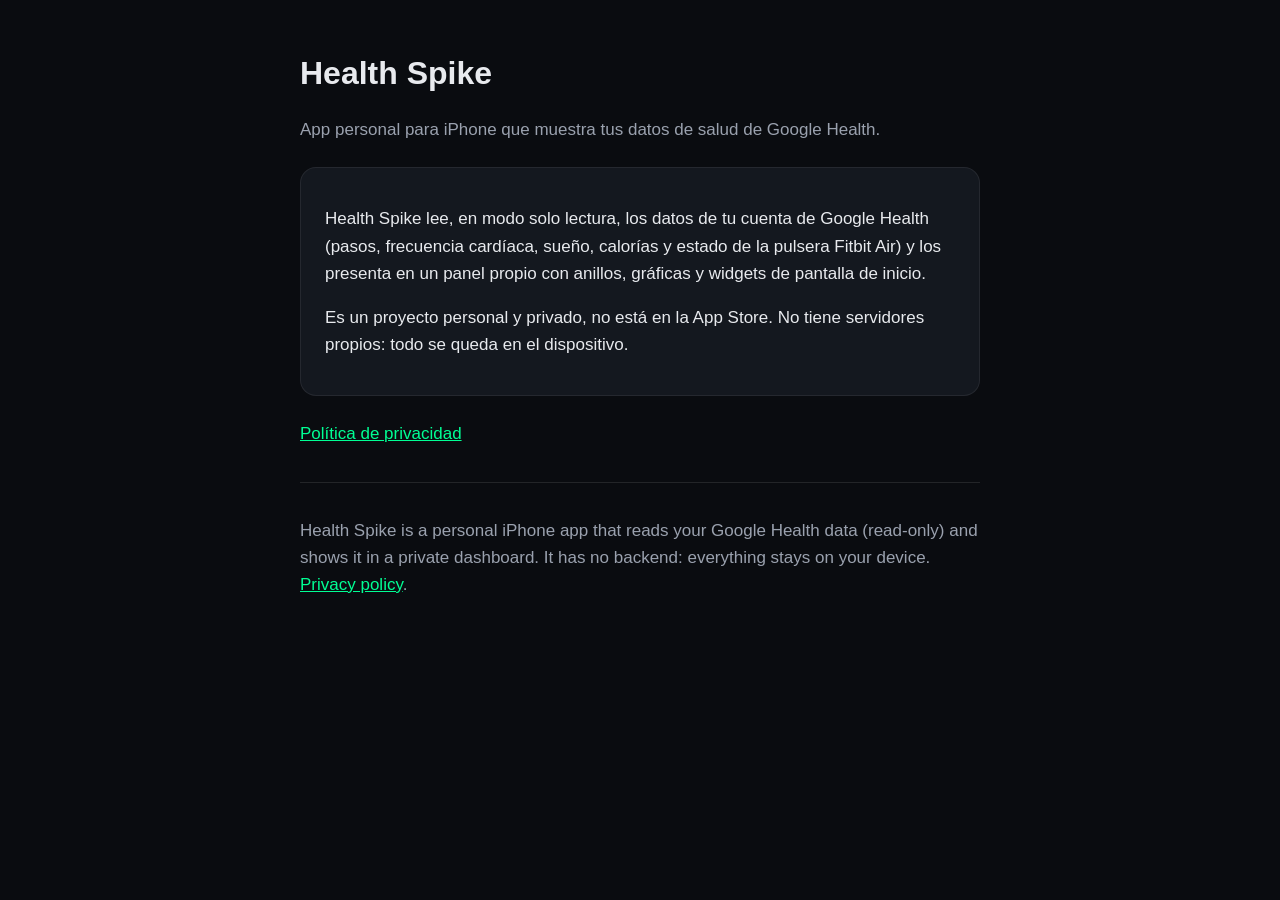
<file: legal/index.html>
<!doctype html>
<html lang="es"><head><meta charset="utf-8"><meta name="viewport" content="width=device-width,initial-scale=1">
<title>Health Spike</title><link rel="stylesheet" href="style.css"></head>
<body><main>
<h1>Health Spike</h1>
<p class="muted">App personal para iPhone que muestra tus datos de salud de Google Health.</p>
<div class="card">
<p>Health Spike lee, en modo solo lectura, los datos de tu cuenta de Google Health (pasos, frecuencia cardíaca, sueño, calorías y estado de la pulsera Fitbit Air) y los presenta en un panel propio con anillos, gráficas y widgets de pantalla de inicio.</p>
<p>Es un proyecto personal y privado, no está en la App Store. No tiene servidores propios: todo se queda en el dispositivo.</p>
</div>
<p><a href="privacy.html">Política de privacidad</a></p>
<hr style="border:0;border-top:1px solid rgba(255,255,255,.1);margin:2em 0">
<p class="muted">Health Spike is a personal iPhone app that reads your Google Health data (read-only) and shows it in a private dashboard. It has no backend: everything stays on your device. <a href="privacy.html">Privacy policy</a>.</p>
</main></body></html>
</file>
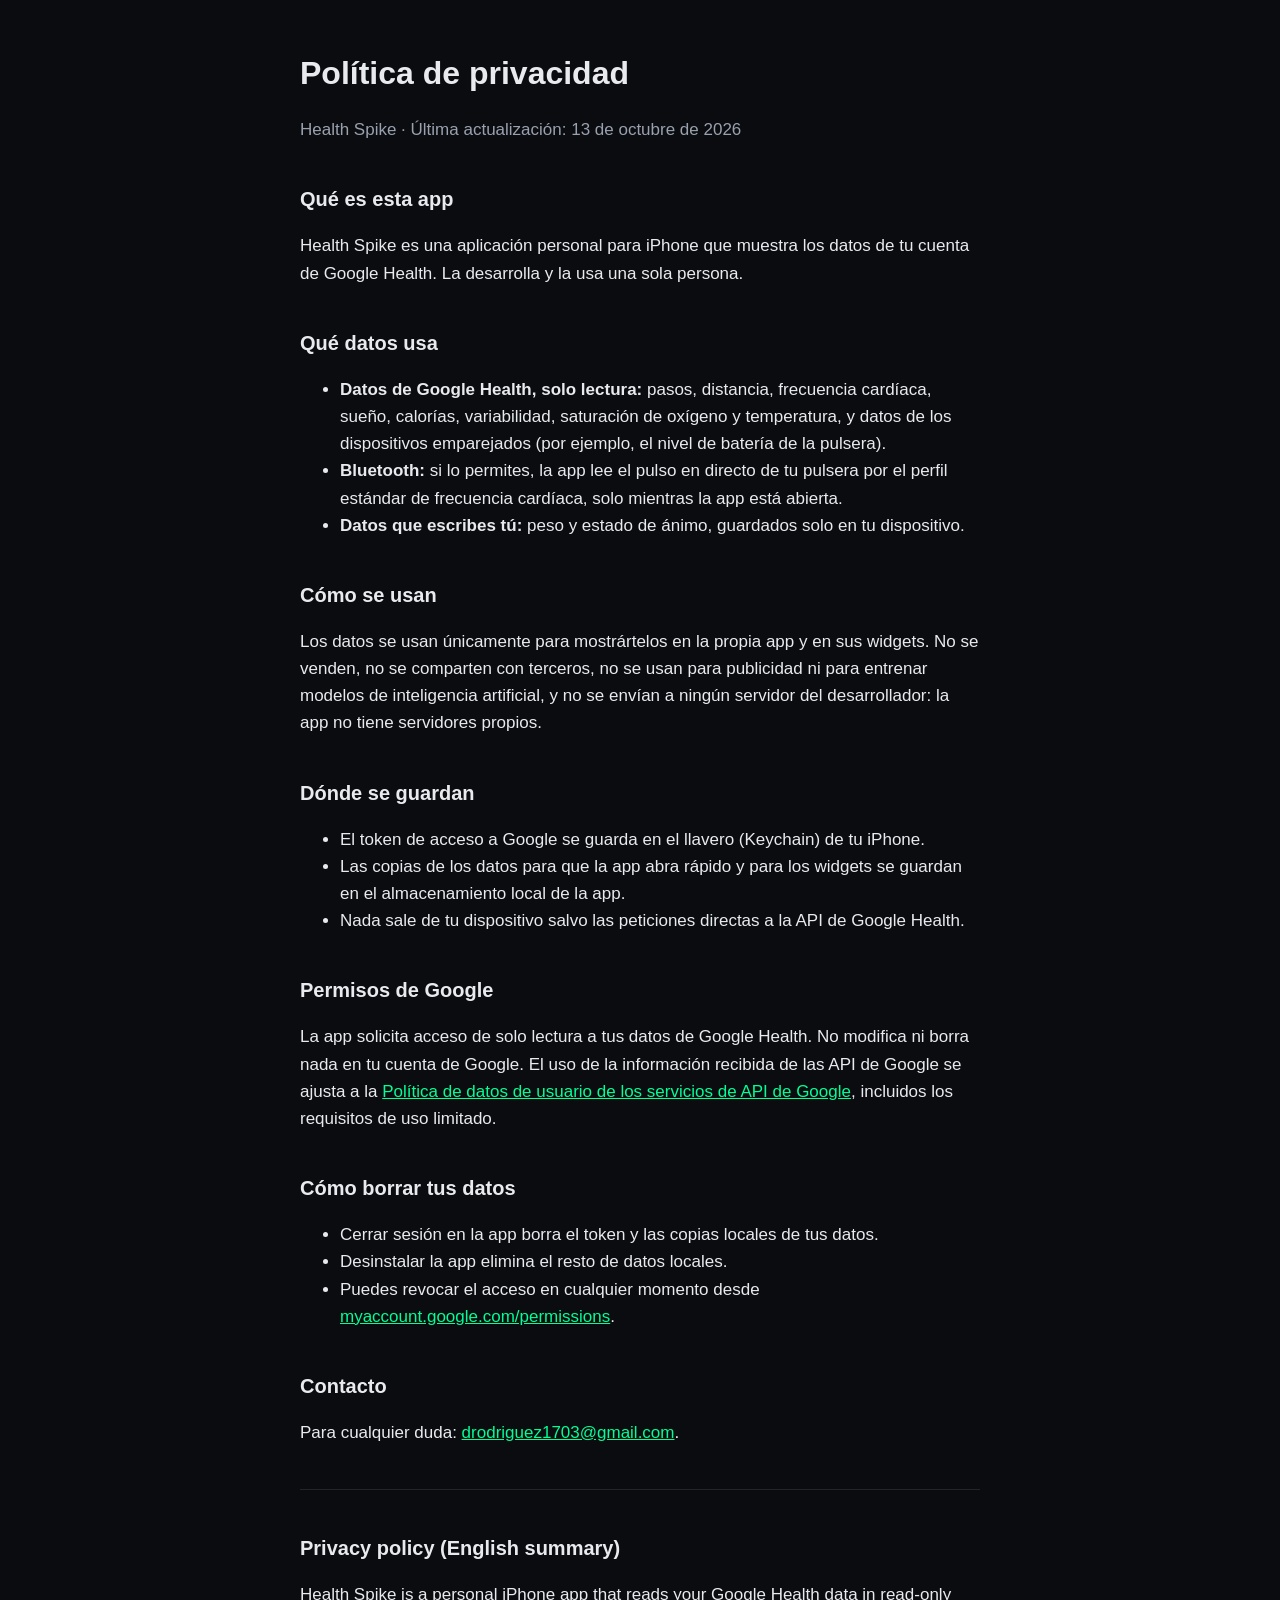
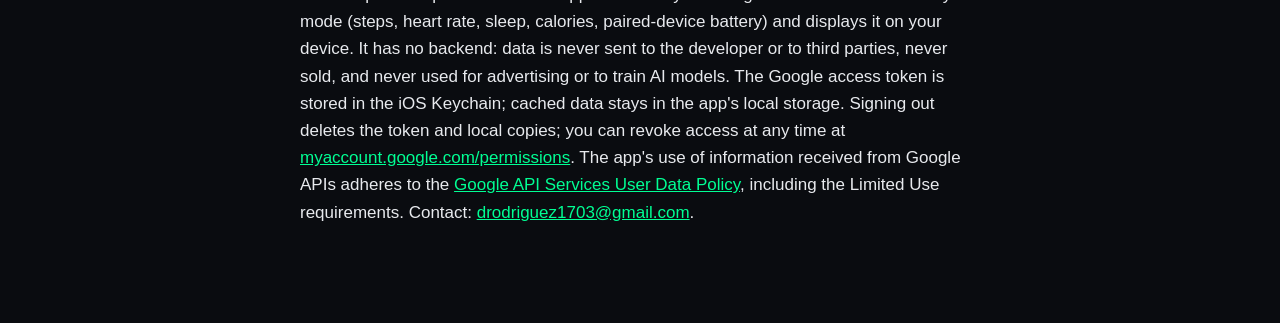
<file: legal/privacy.html>
<!doctype html>
<html lang="es"><head><meta charset="utf-8"><meta name="viewport" content="width=device-width,initial-scale=1">
<title>Política de privacidad · Health Spike</title><link rel="stylesheet" href="style.css"></head>
<body><main>
<h1>Política de privacidad</h1>
<p class="muted">Health Spike · Última actualización: 13 de octubre de 2026</p>

<h2>Qué es esta app</h2>
<p>Health Spike es una aplicación personal para iPhone que muestra los datos de tu cuenta de Google Health. La desarrolla y la usa una sola persona.</p>

<h2>Qué datos usa</h2>
<ul>
<li><strong>Datos de Google Health, solo lectura:</strong> pasos, distancia, frecuencia cardíaca, sueño, calorías, variabilidad, saturación de oxígeno y temperatura, y datos de los dispositivos emparejados (por ejemplo, el nivel de batería de la pulsera).</li>
<li><strong>Bluetooth:</strong> si lo permites, la app lee el pulso en directo de tu pulsera por el perfil estándar de frecuencia cardíaca, solo mientras la app está abierta.</li>
<li><strong>Datos que escribes tú:</strong> peso y estado de ánimo, guardados solo en tu dispositivo.</li>
</ul>

<h2>Cómo se usan</h2>
<p>Los datos se usan únicamente para mostrártelos en la propia app y en sus widgets. No se venden, no se comparten con terceros, no se usan para publicidad ni para entrenar modelos de inteligencia artificial, y no se envían a ningún servidor del desarrollador: la app no tiene servidores propios.</p>

<h2>Dónde se guardan</h2>
<ul>
<li>El token de acceso a Google se guarda en el llavero (Keychain) de tu iPhone.</li>
<li>Las copias de los datos para que la app abra rápido y para los widgets se guardan en el almacenamiento local de la app.</li>
<li>Nada sale de tu dispositivo salvo las peticiones directas a la API de Google Health.</li>
</ul>

<h2>Permisos de Google</h2>
<p>La app solicita acceso de solo lectura a tus datos de Google Health. No modifica ni borra nada en tu cuenta de Google. El uso de la información recibida de las API de Google se ajusta a la <a href="https://developers.google.com/terms/api-services-user-data-policy">Política de datos de usuario de los servicios de API de Google</a>, incluidos los requisitos de uso limitado.</p>

<h2>Cómo borrar tus datos</h2>
<ul>
<li>Cerrar sesión en la app borra el token y las copias locales de tus datos.</li>
<li>Desinstalar la app elimina el resto de datos locales.</li>
<li>Puedes revocar el acceso en cualquier momento desde <a href="https://myaccount.google.com/permissions">myaccount.google.com/permissions</a>.</li>
</ul>

<h2>Contacto</h2>
<p>Para cualquier duda: <a href="mailto:drodriguez1703@gmail.com">drodriguez1703@gmail.com</a>.</p>

<hr style="border:0;border-top:1px solid rgba(255,255,255,.1);margin:2.5em 0">
<h2>Privacy policy (English summary)</h2>
<p>Health Spike is a personal iPhone app that reads your Google Health data in read-only mode (steps, heart rate, sleep, calories, paired-device battery) and displays it on your device. It has no backend: data is never sent to the developer or to third parties, never sold, and never used for advertising or to train AI models. The Google access token is stored in the iOS Keychain; cached data stays in the app's local storage. Signing out deletes the token and local copies; you can revoke access at any time at <a href="https://myaccount.google.com/permissions">myaccount.google.com/permissions</a>. The app's use of information received from Google APIs adheres to the <a href="https://developers.google.com/terms/api-services-user-data-policy">Google API Services User Data Policy</a>, including the Limited Use requirements. Contact: <a href="mailto:drodriguez1703@gmail.com">drodriguez1703@gmail.com</a>.</p>
</main></body></html>
</file>
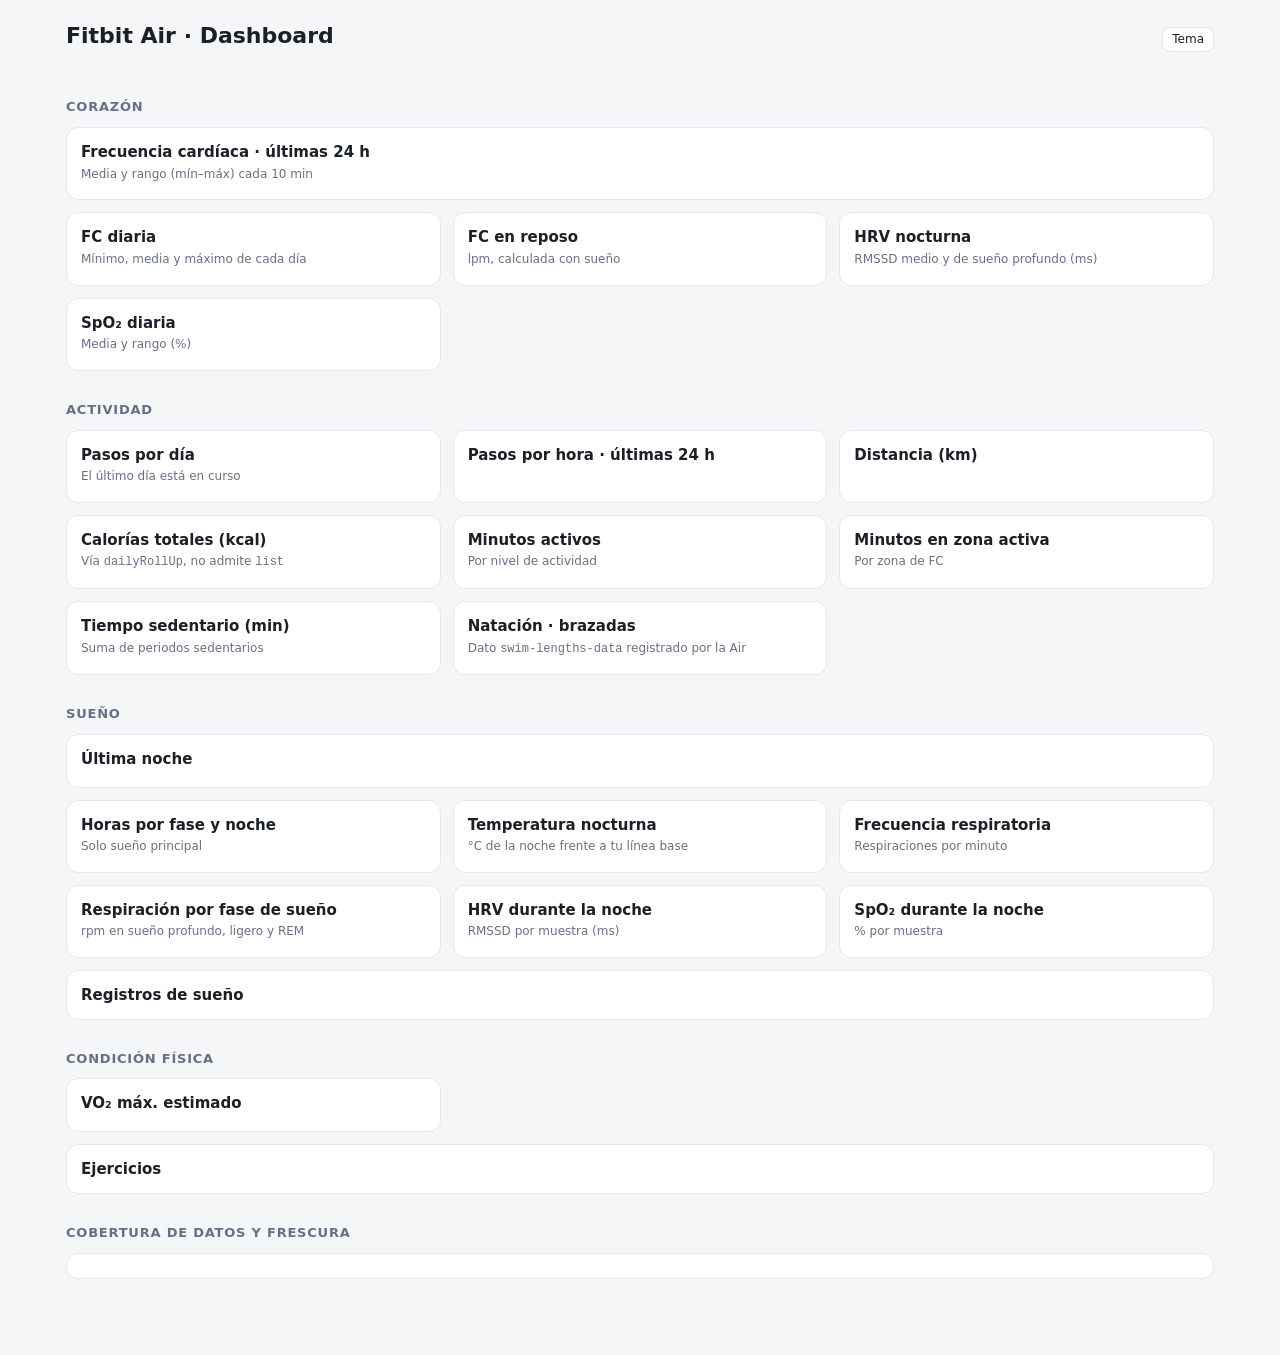
<file: spikes/oauth_read/dashboard_template.html>
<!doctype html>
<html lang="es">
<head>
<meta charset="utf-8">
<meta name="viewport" content="width=device-width, initial-scale=1">
<title>Fitbit Air · Dashboard</title>
<style>
:root{
  --bg:#f5f6f8; --card:#fff; --ink:#1b1f27; --muted:#667085; --line:#e4e7ec; --grid:#eef0f3;
  --c-hr:#e5484d; --c-steps:#2f80ed; --c-dist:#14b8a6; --c-kcal:#f59e0b; --c-sleep:#7c5cff;
  --c-deep:#4338ca; --c-light:#8ea2ff; --c-rem:#d946ef; --c-awake:#f97316;
  --c-spo2:#06b6d4; --c-hrv:#22c55e; --c-temp:#ef6c3a; --c-base:#98a2b3; --c-vo2:#0ea5e9;
  --ok:#16a34a; --warn:#d97706;
}
@media (prefers-color-scheme:dark){
  :root:not([data-theme="light"]){
    --bg:#0e1116; --card:#171b22; --ink:#e8ebf0; --muted:#98a2b3; --line:#2a303a; --grid:#222831;
    --c-deep:#6366f1; --c-light:#8ea2ff; --c-base:#667085;
  }
}
:root[data-theme="dark"]{
  --bg:#0e1116; --card:#171b22; --ink:#e8ebf0; --muted:#98a2b3; --line:#2a303a; --grid:#222831;
  --c-deep:#6366f1; --c-light:#8ea2ff; --c-base:#667085;
}
*{box-sizing:border-box}
body{margin:0;background:var(--bg);color:var(--ink);font:15px/1.45 system-ui,-apple-system,"Segoe UI",sans-serif}
.wrap{max-width:1180px;margin:0 auto;padding:20px 16px 48px}
header{display:flex;flex-wrap:wrap;gap:8px 16px;align-items:baseline;justify-content:space-between;margin-bottom:16px}
h1{font-size:22px;margin:0}
.sub{color:var(--muted);font-size:13px}
.chip{display:inline-block;padding:2px 9px;border-radius:99px;background:var(--grid);font-size:12px;color:var(--muted);margin-right:6px}
h2{font-size:13px;letter-spacing:.06em;text-transform:uppercase;color:var(--muted);margin:30px 0 10px}
.kpis{display:grid;grid-template-columns:repeat(auto-fit,minmax(170px,1fr));gap:10px}
.kpi{background:var(--card);border:1px solid var(--line);border-radius:12px;padding:12px 14px;border-top:3px solid var(--k,var(--line))}
.kpi .l{font-size:12px;color:var(--muted)}
.kpi .v{font-size:26px;font-weight:650;margin:2px 0;font-variant-numeric:tabular-nums}
.kpi .v small{font-size:13px;font-weight:500;color:var(--muted);margin-left:3px}
.kpi .n{font-size:12px;color:var(--muted)}
.grid{display:grid;grid-template-columns:repeat(auto-fit,minmax(340px,1fr));gap:12px}
.card{background:var(--card);border:1px solid var(--line);border-radius:12px;padding:14px 14px 10px}
.card.wide{grid-column:1/-1}
.card h3{margin:0 0 2px;font-size:15px}
.card .d{font-size:12px;color:var(--muted);margin-bottom:6px}
.legend{display:flex;flex-wrap:wrap;gap:4px 12px;font-size:12px;color:var(--muted);margin-top:4px}
.legend i{display:inline-block;width:10px;height:10px;border-radius:2px;margin-right:5px;vertical-align:-1px}
svg{display:block;width:100%;height:auto;overflow:visible}
svg text{fill:var(--muted);font-size:10.5px;font-family:inherit}
.empty{color:var(--muted);font-size:13px;padding:30px 0;text-align:center}
table{width:100%;border-collapse:collapse;font-size:13px}
th,td{text-align:left;padding:6px 8px;border-bottom:1px solid var(--line);white-space:nowrap}
th{color:var(--muted);font-weight:600;font-size:12px}
td.r,th.r{text-align:right;font-variant-numeric:tabular-nums}
.scroll{overflow-x:auto}
.dot{display:inline-block;width:8px;height:8px;border-radius:50%;margin-right:6px}
.zero{color:var(--muted)}
footer{margin-top:30px;color:var(--muted);font-size:12px}
button{font:inherit;font-size:12px;border:1px solid var(--line);background:var(--card);color:var(--ink);border-radius:8px;padding:3px 9px;cursor:pointer}
</style>
</head>
<body>
<div class="wrap">
  <header>
    <div>
      <h1>Fitbit Air · Dashboard</h1>
      <div class="sub" id="sub"></div>
    </div>
    <div><span id="chips"></span><button id="theme" type="button">Tema</button></div>
  </header>

  <div class="kpis" id="kpis"></div>

  <h2>Corazón</h2>
  <div class="grid">
    <div class="card wide"><h3>Frecuencia cardíaca · últimas 24 h</h3><div class="d">Media y rango (mín–máx) cada 10 min</div><div id="c-hr24"></div><div class="legend" id="l-hr24"></div></div>
    <div class="card"><h3>FC diaria</h3><div class="d">Mínimo, media y máximo de cada día</div><div id="c-hrday"></div><div class="legend" id="l-hrday"></div></div>
    <div class="card"><h3>FC en reposo</h3><div class="d">lpm, calculada con sueño</div><div id="c-rhr"></div></div>
    <div class="card"><h3>HRV nocturna</h3><div class="d">RMSSD medio y de sueño profundo (ms)</div><div id="c-hrv"></div><div class="legend" id="l-hrv"></div></div>
    <div class="card"><h3>SpO₂ diaria</h3><div class="d">Media y rango (%)</div><div id="c-spo2"></div><div class="legend" id="l-spo2"></div></div>
  </div>

  <h2>Actividad</h2>
  <div class="grid">
    <div class="card"><h3>Pasos por día</h3><div class="d">El último día está en curso</div><div id="c-steps"></div></div>
    <div class="card"><h3>Pasos por hora · últimas 24 h</h3><div class="d">&nbsp;</div><div id="c-steps24"></div></div>
    <div class="card"><h3>Distancia (km)</h3><div class="d">&nbsp;</div><div id="c-dist"></div></div>
    <div class="card"><h3>Calorías totales (kcal)</h3><div class="d">Vía <code>dailyRollUp</code>, no admite <code>list</code></div><div id="c-kcal"></div></div>
    <div class="card"><h3>Minutos activos</h3><div class="d">Por nivel de actividad</div><div id="c-levels"></div><div class="legend" id="l-levels"></div></div>
    <div class="card"><h3>Minutos en zona activa</h3><div class="d">Por zona de FC</div><div id="c-zones"></div><div class="legend" id="l-zones"></div></div>
    <div class="card"><h3>Tiempo sedentario (min)</h3><div class="d">Suma de periodos sedentarios</div><div id="c-sed"></div></div>
    <div class="card"><h3>Natación · brazadas</h3><div class="d">Dato <code>swim-lengths-data</code> registrado por la Air</div><div id="c-swim"></div></div>
  </div>

  <h2>Sueño</h2>
  <div class="grid">
    <div class="card wide"><h3 id="t-hypno">Última noche</h3><div class="d" id="d-hypno"></div><div id="c-hypno"></div><div class="legend" id="l-hypno"></div></div>
    <div class="card"><h3>Horas por fase y noche</h3><div class="d">Solo sueño principal</div><div id="c-sleep"></div><div class="legend" id="l-sleep"></div></div>
    <div class="card"><h3>Temperatura nocturna</h3><div class="d">°C de la noche frente a tu línea base</div><div id="c-temp"></div><div class="legend" id="l-temp"></div></div>
    <div class="card"><h3>Frecuencia respiratoria</h3><div class="d">Respiraciones por minuto</div><div id="c-resp"></div></div>
    <div class="card"><h3>Respiración por fase de sueño</h3><div class="d">rpm en sueño profundo, ligero y REM</div><div id="c-respst"></div><div class="legend" id="l-respst"></div></div>
    <div class="card"><h3>HRV durante la noche</h3><div class="d">RMSSD por muestra (ms)</div><div id="c-nhrv"></div></div>
    <div class="card"><h3>SpO₂ durante la noche</h3><div class="d">% por muestra</div><div id="c-nspo2"></div></div>
    <div class="card wide"><h3>Registros de sueño</h3><div class="scroll" id="t-sleep"></div></div>
  </div>

  <h2>Condición física</h2>
  <div class="grid">
    <div class="card"><h3>VO₂ máx. estimado</h3><div class="d" id="d-vo2"></div><div id="c-vo2"></div></div>
    <div class="card wide"><h3>Ejercicios</h3><div class="scroll" id="t-ex"></div></div>
  </div>

  <h2>Cobertura de datos y frescura</h2>
  <div class="card"><div class="scroll" id="t-cov"></div></div>

  <footer id="foot"></footer>
</div>

<script>
const D = /*__DATA__*/null;
if (location.hash === "#dark" || location.hash === "#light") document.documentElement.dataset.theme = location.hash.slice(1);
const $ = s => document.querySelector(s);
const css = n => getComputedStyle(document.documentElement).getPropertyValue(n).trim();
const fmt = (v, d = 0) => v == null ? "–" : Number(v).toLocaleString("es-ES", {maximumFractionDigits: d, minimumFractionDigits: d});
const hm = m => m == null ? "–" : `${Math.floor(m / 60)} h ${String(Math.round(m % 60)).padStart(2, "0")}`;
const short = d => d.slice(8, 10) + "/" + d.slice(5, 7);
const DAYS = D.days, N = DAYS.length;
const has = a => a && a.some(v => v != null);
const last = a => { for (let i = a.length - 1; i >= 0; i--) if (a[i] != null) return [a[i], i]; return [null, -1]; };
const mean = a => { const v = a.filter(x => x != null); return v.length ? v.reduce((s, x) => s + x, 0) / v.length : null; };

/* ---------- gráfico genérico en SVG ---------- */
function legend(id, items) {
  $(id).innerHTML = items.map(([n, c]) => `<span><i style="background:${c}"></i>${n}</span>`).join("");
}
function draw(sel, c) {
  const el = $(sel);
  const W = 640, H = c.h || 190, L = c.l || 40, R = 8, T = 8, B = 22, iw = W - L - R, ih = H - T - B;
  const n = c.labels.length;
  const stack = c.kind === "stack";
  const all = c.series.flatMap(s => s.data).filter(v => v != null);
  if (!n || (!all.length && !stack)) { el.innerHTML = '<div class="empty">Sin datos en la ventana</div>'; return; }
  let vals = [];
  if (stack) for (let i = 0; i < n; i++) vals.push(c.series.reduce((s, se) => s + (se.data[i] || 0), 0));
  else vals = all.slice();
  if (c.band) vals = vals.concat(c.band.lo, c.band.hi).filter(v => v != null);
  let max = Math.max(...vals, 0), min = c.kind === "lines" ? Math.min(...vals) : 0;
  if (c.kind === "lines") { const p = (max - min) * .12 || 1; min -= p; max += p; }
  else max = (max || 1) * 1.08;
  if (c.ymin != null) min = c.ymin;
  if (c.ymax != null) max = c.ymax;
  const step = (max - min) / 4, dec = step < 1 ? 1 : 0;
  const x = i => c.kind === "lines" ? (n > 1 ? L + iw * i / (n - 1) : L + iw / 2) : L + iw * (i + .5) / n;
  const y = v => T + ih * (1 - (v - min) / (max - min));
  let g = "";
  for (let k = 0; k <= 4; k++) {
    const v = min + step * k, yy = y(v);
    g += `<line x1="${L}" x2="${W - R}" y1="${yy}" y2="${yy}" stroke="${css("--grid")}"/>` +
         `<text x="${L - 5}" y="${yy + 3.5}" text-anchor="end">${(c.yfmt || (q => fmt(q, dec)))(v)}</text>`;
  }
  const bw = Math.max(2, iw / n * .68);
  c.labels.forEach((lb, i) => {
    const t = c.xl ? c.xl(lb, i) : lb;
    if (t) g += `<text x="${x(i)}" y="${H - 6}" text-anchor="middle">${t}</text>`;
  });
  if (c.kind === "bars") {
    const s = c.series[0];
    s.data.forEach((v, i) => { if (v != null) g += `<rect x="${x(i) - bw / 2}" y="${y(v)}" width="${bw}" height="${Math.max(0, y(0) - y(v))}" rx="2" fill="${s.color}"/>`; });
  } else if (stack) {
    for (let i = 0; i < n; i++) {
      let acc = 0;
      c.series.forEach(s => {
        const v = s.data[i] || 0; if (!v) return;
        g += `<rect x="${x(i) - bw / 2}" y="${y(acc + v)}" width="${bw}" height="${Math.max(0, y(acc) - y(acc + v))}" fill="${s.color}"/>`;
        acc += v;
      });
    }
  } else {
    if (c.band) {
      let runs = [], cur = [];
      c.band.lo.forEach((lo, i) => { const hi = c.band.hi[i]; if (lo == null || hi == null) { if (cur.length) runs.push(cur); cur = []; } else cur.push(i); });
      if (cur.length) runs.push(cur);
      runs.forEach(r => {
        const up = r.map(i => `${x(i)},${y(c.band.hi[i])}`), dn = r.slice().reverse().map(i => `${x(i)},${y(c.band.lo[i])}`);
        g += `<polygon points="${up.concat(dn).join(" ")}" fill="${c.band.color}" opacity=".22"/>`;
      });
    }
    c.series.forEach(s => {
      let d = "", pen = false;
      s.data.forEach((v, i) => { if (v == null) { pen = false; return; } d += `${pen ? "L" : "M"}${x(i).toFixed(1)},${y(v).toFixed(1)}`; pen = true; });
      g += `<path d="${d}" fill="none" stroke="${s.color}" stroke-width="${s.w || 2}" stroke-linejoin="round" ${s.dash ? 'stroke-dasharray="4 3"' : ""}/>`;
      if (n <= 31) s.data.forEach((v, i) => { if (v != null) g += `<circle cx="${x(i)}" cy="${y(v)}" r="2.6" fill="${s.color}"/>`; });
    });
  }
  const cw = iw / n;
  c.labels.forEach((lb, i) => {
    const rows = c.series.map(s => s.data[i] == null ? null : `${s.name}: ${(c.tfmt || (q => fmt(q, 1)))(s.data[i])}`).filter(Boolean);
    if (c.band && c.band.lo[i] != null) rows.push(`${c.band.name}: ${fmt(c.band.lo[i], 1)}–${fmt(c.band.hi[i], 1)}`);
    if (rows.length) g += `<rect x="${x(i) - cw / 2}" y="${T}" width="${cw}" height="${ih}" fill="transparent"><title>${lb}\n${rows.join("\n")}</title></rect>`;
  });
  el.innerHTML = `<svg viewBox="0 0 ${W} ${H}" role="img">${g}</svg>`;
}

const dayX = (lb, i) => (N <= 14 || i % 2 === (N - 1) % 2) ? short(lb) : "";
const hourX = (lb, i) => lb.endsWith(":00") && Number(lb.slice(3, 5)) % 3 === 0 ? lb.slice(3) : "";
const col = n => css("--c-" + n);

/* ---------- cabecera y KPIs ---------- */
$("#sub").textContent = `Generado ${D.generated} · ventana de ${D.windowDays} días · Google Health API v4 · ${D.source === "air" ? "solo datos de la Air (se excluyen otras fuentes, p. ej. Apple Health)" : "todas las fuentes mezcladas"}`;
$("#chips").innerHTML = Object.entries(D.devices).map(([k, v]) => `<span class="chip">${k}: ${fmt(v)} puntos</span>`).join("");

function kpi(label, val, unit, note, color) {
  return `<div class="kpi" style="--k:${color}"><div class="l">${label}</div><div class="v">${val}<small>${unit || ""}</small></div><div class="n">${note || ""}</div></div>`;
}
const today = DAYS[N - 1];
function lastKpi(arr, dec) {
  const [v, i] = last(arr);
  return {v: v == null ? "–" : fmt(v, dec), when: i < 0 ? "" : (DAYS[i] === today ? "hoy" : short(DAYS[i])), avg: mean(arr)};
}
const k = [];
{
  const hrNow = D.hr24.filter(r => r[1] != null).slice(-1)[0];
  k.push(kpi("FC reciente", hrNow ? fmt(hrNow[1]) : "–", "lpm", hrNow ? `media ${hrNow[0].slice(3)}` : "", col("hr")));
  const s = lastKpi(D.steps, 0); k.push(kpi("Pasos", s.v, "", `${s.when} · media ${fmt(s.avg)}`, col("steps")));
  const cal = lastKpi(D.kcal, 0); k.push(kpi("Calorías", cal.v, "kcal", `${cal.when} · media ${fmt(cal.avg)}`, col("kcal")));
  const d = lastKpi(D.distKm, 2); k.push(kpi("Distancia", d.v, "km", `${d.when} · media ${fmt(d.avg, 2)}`, col("dist")));
  const r = lastKpi(D.rhr, 0); k.push(kpi("FC en reposo", r.v, "lpm", `${r.when} · media ${fmt(r.avg, 1)}`, col("hr")));
  const h = lastKpi(D.hrv.avg, 1); k.push(kpi("HRV", h.v, "ms", `${h.when} · media ${fmt(h.avg, 1)}`, col("hrv")));
  const o = lastKpi(D.spo2.avg, 1); k.push(kpi("SpO₂ media", o.v, "%", `${o.when} · media ${fmt(o.avg, 1)}`, col("spo2")));
  const t = lastKpi(D.temp.night, 2), tb = last(D.temp.base)[0];
  k.push(kpi("Temp. nocturna", t.v, "°C", tb != null && t.v !== "–" ? `${t.when} · Δ base ${(last(D.temp.night)[0] - tb >= 0 ? "+" : "") + fmt(last(D.temp.night)[0] - tb, 2)}` : "", col("temp")));
  const rp = lastKpi(D.resp, 1); k.push(kpi("Resp.", rp.v, "rpm", `${rp.when} · media ${fmt(rp.avg, 1)}`, col("spo2")));
  const v = lastKpi(D.vo2, 1); k.push(kpi("VO₂ máx.", v.v, "", `${v.when}${D.vo2Level ? " · nivel " + D.vo2Level : ""}`, col("vo2")));
  const mains = D.nights.filter(n => n.main), ln = mains[mains.length - 1];
  k.push(kpi("Sueño última noche", ln ? hm(ln.asleep) : "–", "", ln ? `prof. ${hm(ln.stages.DEEP)} · REM ${hm(ln.stages.REM)}` : "", col("sleep")));
  k.push(kpi("Ejercicios", D.exercise.length, "", `en ${D.windowDays} días`, col("kcal")));
}
$("#kpis").innerHTML = k.join("");

/* ---------- corazón ---------- */
draw("#c-hr24", {kind: "lines", labels: D.hr24.map(r => r[0]), xl: hourX, h: 210,
  series: [{name: "Media", color: col("hr"), data: D.hr24.map(r => r[1]), w: 1.8}],
  band: {name: "mín–máx", color: col("hr"), lo: D.hr24.map(r => r[2]), hi: D.hr24.map(r => r[3])}});
legend("#l-hr24", [["Media (10 min)", col("hr")], ["Rango mín–máx", col("hr") + "55"]]);
draw("#c-hrday", {kind: "lines", labels: DAYS, xl: dayX, series: [
  {name: "Máx", color: col("hr"), data: D.hrMax}, {name: "Media", color: col("kcal"), data: D.hrAvg}, {name: "Mín", color: col("steps"), data: D.hrMin}]});
legend("#l-hrday", [["Máx", col("hr")], ["Media", col("kcal")], ["Mín", col("steps")]]);
draw("#c-rhr", {kind: "lines", labels: DAYS, xl: dayX, series: [{name: "FC reposo", color: col("hr"), data: D.rhr}]});
draw("#c-hrv", {kind: "lines", labels: DAYS, xl: dayX, series: [
  {name: "Media", color: col("hrv"), data: D.hrv.avg}, {name: "Sueño profundo", color: col("deep"), data: D.hrv.deep}]});
legend("#l-hrv", [["Media", col("hrv")], ["Sueño profundo", col("deep")]]);
draw("#c-spo2", {kind: "lines", labels: DAYS, xl: dayX, series: [{name: "Media", color: col("spo2"), data: D.spo2.avg}],
  band: {name: "mín–máx", color: col("spo2"), lo: D.spo2.lo, hi: D.spo2.hi}});
legend("#l-spo2", [["Media", col("spo2")], ["Rango", col("spo2") + "55"]]);

/* ---------- actividad ---------- */
draw("#c-steps", {kind: "bars", labels: DAYS, xl: dayX, series: [{name: "Pasos", color: col("steps"), data: D.steps}], tfmt: v => fmt(v)});
draw("#c-steps24", {kind: "bars", labels: D.steps24.map(r => r[0]), xl: hourX, series: [{name: "Pasos", color: col("steps"), data: D.steps24.map(r => r[1])}], tfmt: v => fmt(v)});
draw("#c-dist", {kind: "bars", labels: DAYS, xl: dayX, series: [{name: "km", color: col("dist"), data: D.distKm}], yfmt: v => fmt(v, 1), tfmt: v => fmt(v, 2)});
draw("#c-kcal", {kind: "bars", labels: DAYS, xl: dayX, series: [{name: "kcal", color: col("kcal"), data: D.kcal}], tfmt: v => fmt(v)});
const LV = {SEDENTARY: ["Sedentario", "base"], LIGHT: ["Ligero", "light"], MODERATE: ["Moderado", "kcal"], VERY: ["Intenso", "hr"], VIGOROUS: ["Intenso", "hr"]};
const lvKeys = Object.keys(D.levels);
draw("#c-levels", {kind: "stack", labels: DAYS, xl: dayX, tfmt: v => fmt(v) + " min",
  series: lvKeys.map(key => ({name: (LV[key] || [key])[0], color: col((LV[key] || [0, "dist"])[1]), data: D.levels[key]}))});
legend("#l-levels", lvKeys.map(key => [(LV[key] || [key])[0], col((LV[key] || [0, "dist"])[1])]));
const ZN = {FAT_BURN: ["Quema de grasa", "kcal"], CARDIO: ["Cardio", "hr"], PEAK: ["Pico", "rem"], MODERATE: ["Moderada", "kcal"], VIGOROUS: ["Vigorosa", "hr"]};
const znKeys = Object.keys(D.zones);
draw("#c-zones", {kind: "stack", labels: DAYS, xl: dayX, tfmt: v => fmt(v) + " min",
  series: znKeys.map(key => ({name: (ZN[key] || [key])[0], color: col((ZN[key] || [0, "dist"])[1]), data: D.zones[key]}))});
legend("#l-zones", znKeys.map(key => [(ZN[key] || [key])[0], col((ZN[key] || [0, "dist"])[1])]));
draw("#c-sed", {kind: "bars", labels: DAYS, xl: dayX, series: [{name: "min", color: col("base"), data: D.sedMin}], tfmt: v => fmt(v) + " min"});
draw("#c-swim", {kind: "bars", labels: DAYS, xl: dayX, series: [{name: "brazadas", color: col("spo2"), data: D.swim}], tfmt: v => fmt(v)});

/* ---------- sueño ---------- */
const mainNights = {};
D.nights.filter(n => n.main).forEach(n => { if (!mainNights[n.date] || mainNights[n.date].asleep < n.asleep) mainNights[n.date] = n; });
const nightDates = Object.keys(mainNights).sort();
const mh = key => nightDates.map(d => (mainNights[d].stages[key] || 0) / 60);
draw("#c-sleep", {kind: "stack", labels: nightDates, xl: (lb, i) => nightDates.length <= 14 || i % 2 === 0 ? short(lb) : "", tfmt: v => hm(v * 60),
  yfmt: v => fmt(v, 0) + " h", series: [
  {name: "Profundo", color: col("deep"), data: mh("DEEP")}, {name: "REM", color: col("rem"), data: mh("REM")},
  {name: "Ligero", color: col("light"), data: mh("LIGHT")}, {name: "Despierto", color: col("awake"), data: mh("AWAKE")}]});
legend("#l-sleep", [["Profundo", col("deep")], ["REM", col("rem")], ["Ligero", col("light")], ["Despierto", col("awake")]]);
draw("#c-temp", {kind: "lines", labels: DAYS, xl: dayX, tfmt: v => fmt(v, 2) + " °C", series: [
  {name: "Noche", color: col("temp"), data: D.temp.night}, {name: "Línea base", color: col("base"), data: D.temp.base, dash: true, w: 1.5}]});
legend("#l-temp", [["Noche", col("temp")], ["Línea base", col("base")]]);
draw("#c-resp", {kind: "lines", labels: DAYS, xl: dayX, series: [{name: "rpm", color: col("spo2"), data: D.resp}]});
{
  const rs = D.respStages;
  draw("#c-respst", {kind: "lines", labels: rs.map(r => r.date), xl: (lb, i) => rs.length <= 14 || i % 2 === 0 ? short(lb) : "", series: [
    {name: "Profundo", color: col("deep"), data: rs.map(r => r.deep)}, {name: "Ligero", color: col("light"), data: rs.map(r => r.light)}, {name: "REM", color: col("rem"), data: rs.map(r => r.rem)}]});
  legend("#l-respst", [["Profundo", col("deep")], ["Ligero", col("light")], ["REM", col("rem")]]);
}
draw("#c-nhrv", {kind: "lines", labels: D.night_hrv.map(r => r[0]), xl: (lb, i, a) => i % Math.max(1, Math.ceil(D.night_hrv.length / 8)) === 0 ? lb : "",
  series: [{name: "RMSSD", color: col("hrv"), data: D.night_hrv.map(r => r[1])}]});
draw("#c-nspo2", {kind: "lines", labels: D.night_spo2.map(r => r[0]), xl: (lb, i) => i % Math.max(1, Math.ceil(D.night_spo2.length / 8)) === 0 ? lb : "",
  series: [{name: "SpO₂", color: col("spo2"), data: D.night_spo2.map(r => r[1])}]});

// hipnograma
{
  const el = $("#c-hypno");
  if (!D.hypno.length) el.innerHTML = '<div class="empty">Sin fases de sueño</div>';
  else {
    const rows = ["AWAKE", "REM", "LIGHT", "DEEP"], names = {AWAKE: "Despierto", REM: "REM", LIGHT: "Ligero", DEEP: "Profundo"};
    const colr = {AWAKE: col("awake"), REM: col("rem"), LIGHT: col("light"), DEEP: col("deep")};
    const W = 900, L = 70, R = 10, T = 6, rh = 26, H = T + rows.length * rh + 22, iw = W - L - R, tot = D.hypno_total;
    let g = rows.map((r, i) => `<text x="${L - 8}" y="${T + i * rh + 17}" text-anchor="end">${names[r]}</text><line x1="${L}" x2="${W - R}" y1="${T + (i + 1) * rh}" y2="${T + (i + 1) * rh}" stroke="${css("--grid")}"/>`).join("");
    D.hypno.forEach(([a, b, t]) => {
      const i = rows.indexOf(t); if (i < 0) return;
      g += `<rect x="${L + iw * a / tot}" y="${T + i * rh + 3}" width="${Math.max(1.2, iw * (b - a) / tot)}" height="${rh - 6}" rx="2" fill="${colr[t]}"><title>${names[t]} · ${Math.round(b - a)} min</title></rect>`;
    });
    const [h0, m0] = D.hypno_start.split(":").map(Number);
    for (let m = (60 - m0) % 60; m <= tot; m += 60) {
      const hh = (h0 + Math.floor((m0 + m) / 60)) % 24;
      g += `<text x="${L + iw * m / tot}" y="${H - 6}" text-anchor="middle">${String(hh).padStart(2, "0")}:00</text>`;
    }
    el.innerHTML = `<svg viewBox="0 0 ${W} ${H}">${g}</svg>`;
    legend("#l-hypno", rows.map(r => [names[r], colr[r]]));
    const ln = D.nights.filter(n => n.main).slice(-1)[0];
    $("#t-hypno").textContent = `Última noche · ${D.night_window[0]} → ${D.night_window[1]}`;
    $("#d-hypno").textContent = ln ? `Dormido ${hm(ln.asleep)} · despierto ${ln.awake} min · ${ln.awakenings} despertares breves · tipo ${ln.type}` : "";
  }
}
$("#t-sleep").innerHTML = `<table><tr><th>Fin</th><th>Inicio → fin</th><th>Tipo</th><th class="r">Dormido</th><th class="r">Profundo</th><th class="r">REM</th><th class="r">Ligero</th><th class="r">Despierto</th><th class="r">Desp. breves</th></tr>` +
  D.nights.slice().reverse().map(n => `<tr><td>${n.date}${n.main ? "" : " <span class='chip'>siesta</span>"}</td><td>${n.start} → ${n.end}</td><td>${n.type}</td><td class="r">${hm(n.asleep)}</td><td class="r">${n.stages.DEEP != null ? hm(n.stages.DEEP) : "–"}</td><td class="r">${n.stages.REM != null ? hm(n.stages.REM) : "–"}</td><td class="r">${n.stages.LIGHT != null ? hm(n.stages.LIGHT) : "–"}</td><td class="r">${n.awake} min</td><td class="r">${n.awakenings}</td></tr>`).join("") + "</table>";

/* ---------- condición física ---------- */
draw("#c-vo2", {kind: "lines", labels: DAYS, xl: dayX, series: [{name: "VO₂ máx.", color: col("vo2"), data: D.vo2}]});
$("#d-vo2").textContent = D.vo2Level ? `Nivel de forma cardiorrespiratoria: ${D.vo2Level}` : "";
$("#t-ex").innerHTML = D.exercise.length ? `<table><tr><th>Inicio</th><th>Actividad</th><th class="r">Min</th><th class="r">kcal</th><th class="r">km</th><th class="r">Pasos</th><th class="r">FC media</th><th class="r">Ritmo min/km</th><th>Zonas (min)</th></tr>` +
  D.exercise.map(e => `<tr><td>${e.start}</td><td>${e.name}</td><td class="r">${e.min}</td><td class="r">${fmt(e.kcal)}</td><td class="r">${fmt(e.km, 2)}</td><td class="r">${fmt(e.steps)}</td><td class="r">${fmt(e.hr)}</td><td class="r">${e.pace ? fmt(e.pace, 1) : "–"}</td><td>${Object.entries(e.zones).map(([z, m]) => `${z} ${m}`).join(" · ")}</td></tr>`).join("") + "</table>" : '<div class="empty">Sin ejercicios en la ventana</div>';

/* ---------- cobertura ---------- */
const age = m => m == null ? "–" : m < 60 ? `hace ${m} min` : m < 2880 ? `hace ${Math.round(m / 60)} h` : `hace ${Math.round(m / 1440)} d`;
$("#t-cov").innerHTML = `<table><tr><th>dataType</th><th>Descripción</th><th>Tipo de registro</th><th class="r">Puntos</th><th class="r">Otras fuentes</th><th>Primero</th><th>Último</th><th class="r">Antigüedad</th><th class="r">HTTP</th></tr>` +
  D.coverage.map(c => `<tr class="${c.n ? "" : "zero"}"><td><span class="dot" style="background:${c.n ? css("--ok") : css("--c-base")}"></span><code>${c.type}</code></td><td>${c.label}</td><td>${c.kind || "–"}</td><td class="r">${fmt(c.n)}</td><td class="r ${c.other ? "" : "zero"}">${c.other ? fmt(c.other) : "–"}</td><td>${(c.first || "–").slice(0, 16).replace("T", " ")}</td><td>${(c.last || "–").slice(0, 16).replace("T", " ")}</td><td class="r">${age(c.ageMin)}</td><td class="r">${c.http || "–"}</td></tr>`).join("") + "</table>";

$("#foot").textContent = "Datos reales de tu cuenta leídos con probe.py (OAuth, scopes de solo lectura). Este fichero contiene datos de salud personales: no lo subas al repositorio.";

/* ---------- tema ---------- */
$("#theme").onclick = () => {
  const cur = document.documentElement.dataset.theme || (matchMedia("(prefers-color-scheme:dark)").matches ? "dark" : "light");
  location.hash = cur === "dark" ? "#light" : "#dark";
  location.reload();
};
</script>
</body>
</html>
</file>
<file: legal/style.css>
:root { color-scheme: dark; --bg:#0A0C10; --card:#14181F; --text:#E8EAEE; --muted:#9AA1AE; --accent:#00FF94; }
* { box-sizing: border-box; }
body { margin:0; background:var(--bg); color:var(--text); font:17px/1.6 -apple-system,BlinkMacSystemFont,"Segoe UI",Roboto,sans-serif; }
main { max-width:720px; margin:0 auto; padding:48px 20px 80px; }
h1 { font-size:2rem; margin:0 0 .25em; } h2 { margin-top:2em; font-size:1.25rem; }
p, li { color:var(--text); } .muted { color:var(--muted); }
a { color:var(--accent); }
.card { background:var(--card); border:1px solid rgba(255,255,255,.07); border-radius:16px; padding:20px 24px; margin:24px 0; }
</file>
